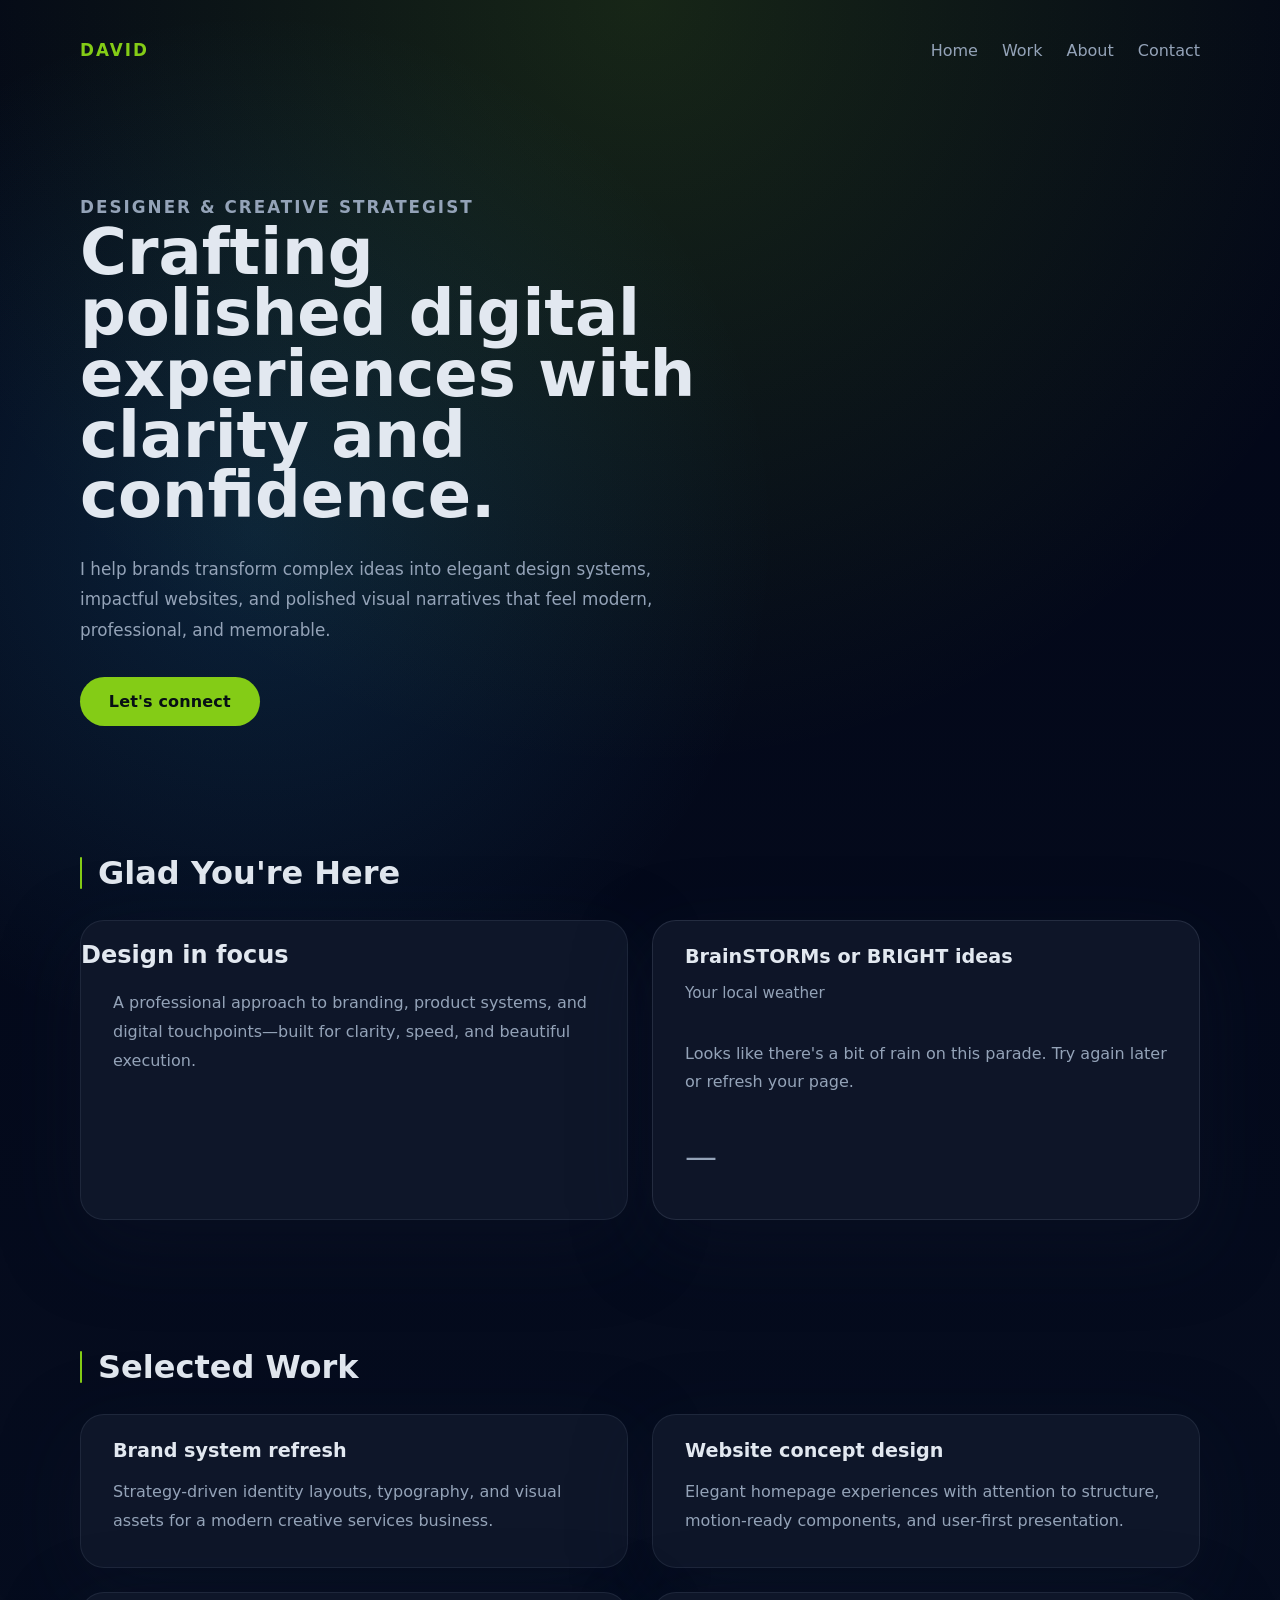
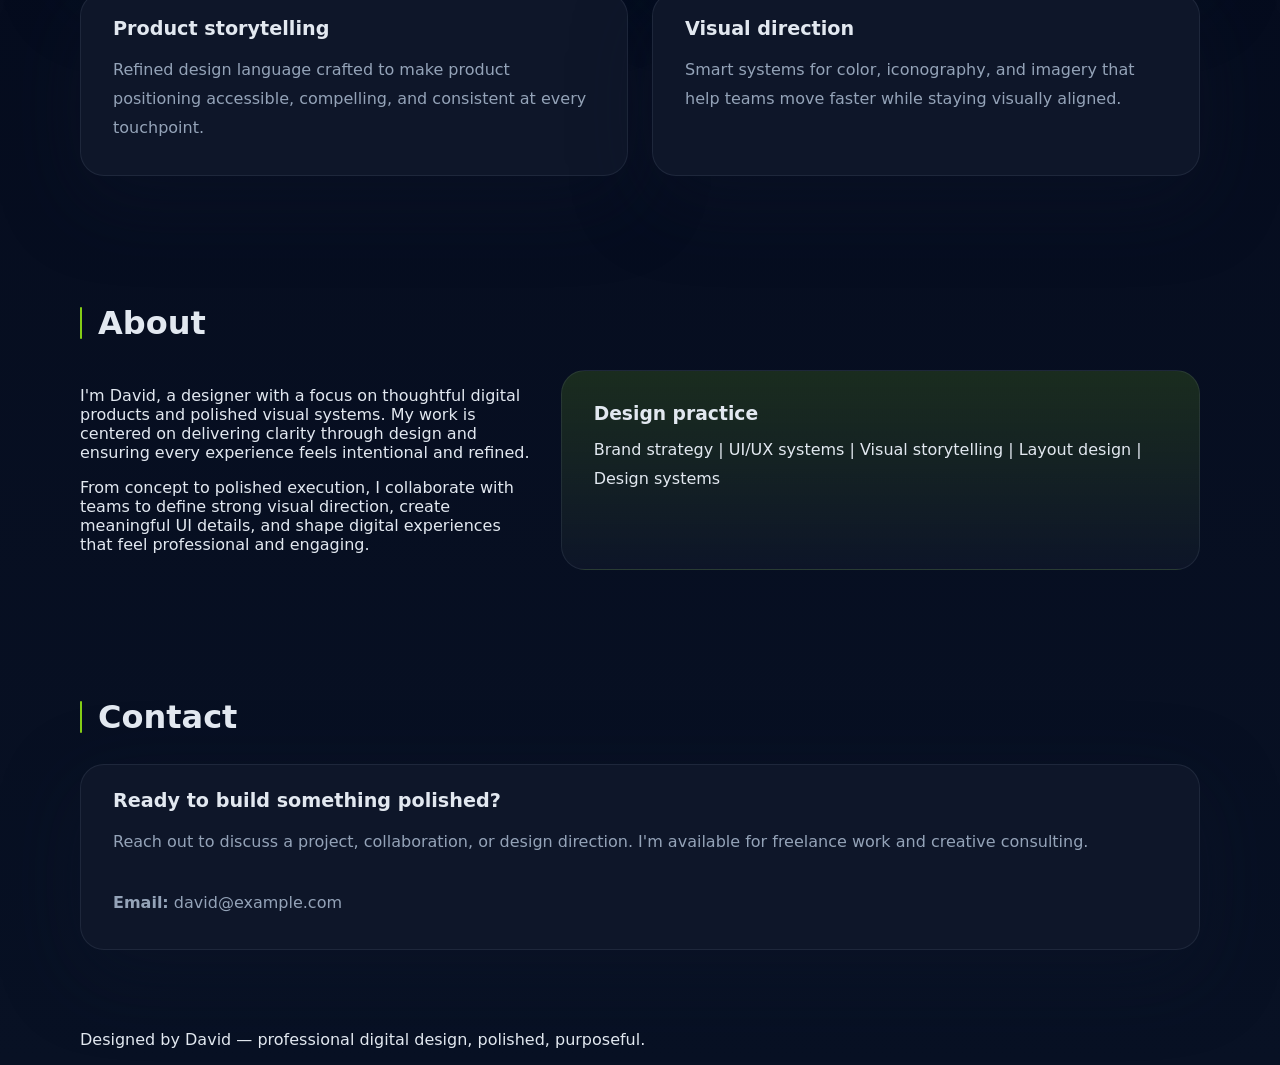
<file: index.html>
<!DOCTYPE html>
<html lang="en">
  <head>
    <meta charset="UTF-8" />
    <meta name="viewport" content="width=device-width, initial-scale=1.0" />
    <title>David | Designer</title>
    <link rel="stylesheet" href="assets/css/styles.css" />
  </head>
  <body>
    <header class="container header">
      <nav class="nav">
        <span class="brand">DAVID</span>
        <div class="nav-links">
          <a href="index.html">Home</a>
          <a href="work.html">Work</a>
          <a href="about.html">About</a>
          <a href="contact.html">Contact</a>
        </div>
      </nav>
    </header>

    <main class="container">
      <section class="hero">
        <div class="hero-copy">
          <p class="brand">Designer & creative strategist</p>
          <h1>Crafting polished digital experiences with clarity and confidence.</h1>
          <p>
            I help brands transform complex ideas into elegant design systems, impactful websites, and polished visual narratives that feel modern, professional, and memorable.
          </p>
          <a class="button-primary" href="#contact">Let's connect</a>
        </div>
      </section>

      <section class="section">
        <div class="section-title">
          <span></span>
          <h2>Glad You're Here</h2>
        </div>
        <div class="cards grid-2">
          <article class="card">
            <h2>Design in focus</h2>
            <p>
              A professional approach to branding, product systems, and digital touchpoints—built for clarity, speed, and beautiful execution.
            </p>
          </article>
          <article class="weather-widget card" aria-live="polite">
            <h3>BrainSTORMs or BRIGHT ideas</h3>
            <p class="weather-subhead">Your local weather</p>
            <p id="weather-status">Checking weather…</p>
            <p class="weather-temp" id="weather-temp">—</p>
          </article>
        </div>
      </section>

      <section id="work" class="section">
        <div class="section-title">
          <span></span>
          <h2>Selected Work</h2>
        </div>
        <div class="cards grid-2">
          <article class="card">
            <h3>Brand system refresh</h3>
            <p>
              Strategy-driven identity layouts, typography, and visual assets for a modern creative services business.
            </p>
          </article>
          <article class="card">
            <h3>Website concept design</h3>
            <p>
              Elegant homepage experiences with attention to structure, motion-ready components, and user-first presentation.
            </p>
          </article>
          <article class="card">
            <h3>Product storytelling</h3>
            <p>
              Refined design language crafted to make product positioning accessible, compelling, and consistent at every touchpoint.
            </p>
          </article>
          <article class="card">
            <h3>Visual direction</h3>
            <p>
              Smart systems for color, iconography, and imagery that help teams move faster while staying visually aligned.
            </p>
          </article>
        </div>
      </section>

      <section id="about" class="section">
        <div class="section-title">
          <span></span>
          <h2>About</h2>
        </div>
        <div class="about-grid">
          <div class="about-copy">
            <p>
              I'm David, a designer with a focus on thoughtful digital products and polished visual systems. My work is centered on delivering clarity through design and ensuring every experience feels intentional and refined.
            </p>
            <p>
              From concept to polished execution, I collaborate with teams to define strong visual direction, create meaningful UI details, and shape digital experiences that feel professional and engaging.
            </p>
          </div>
          <div class="profile-panel">
            <h3>Design practice</h3>
            <p>
              Brand strategy | UI/UX systems | Visual storytelling | Layout design | Design systems
            </p>
          </div>
        </div>
      </section>

      <section id="contact" class="section">
        <div class="section-title">
          <span></span>
          <h2>Contact</h2>
        </div>
        <div class="card">
          <h3>Ready to build something polished?</h3>
          <p>
            Reach out to discuss a project, collaboration, or design direction. I'm available for freelance work and creative consulting.
          </p>
          <p>
            <strong>Email:</strong> david@example.com
          </p>
        </div>
      </section>
    </main>

    <footer class="container">
      <p>Designed by David — professional digital design, polished, purposeful.</p>
    </footer>

    <script src="app.js" defer></script>
  </body>
</html>
</file>
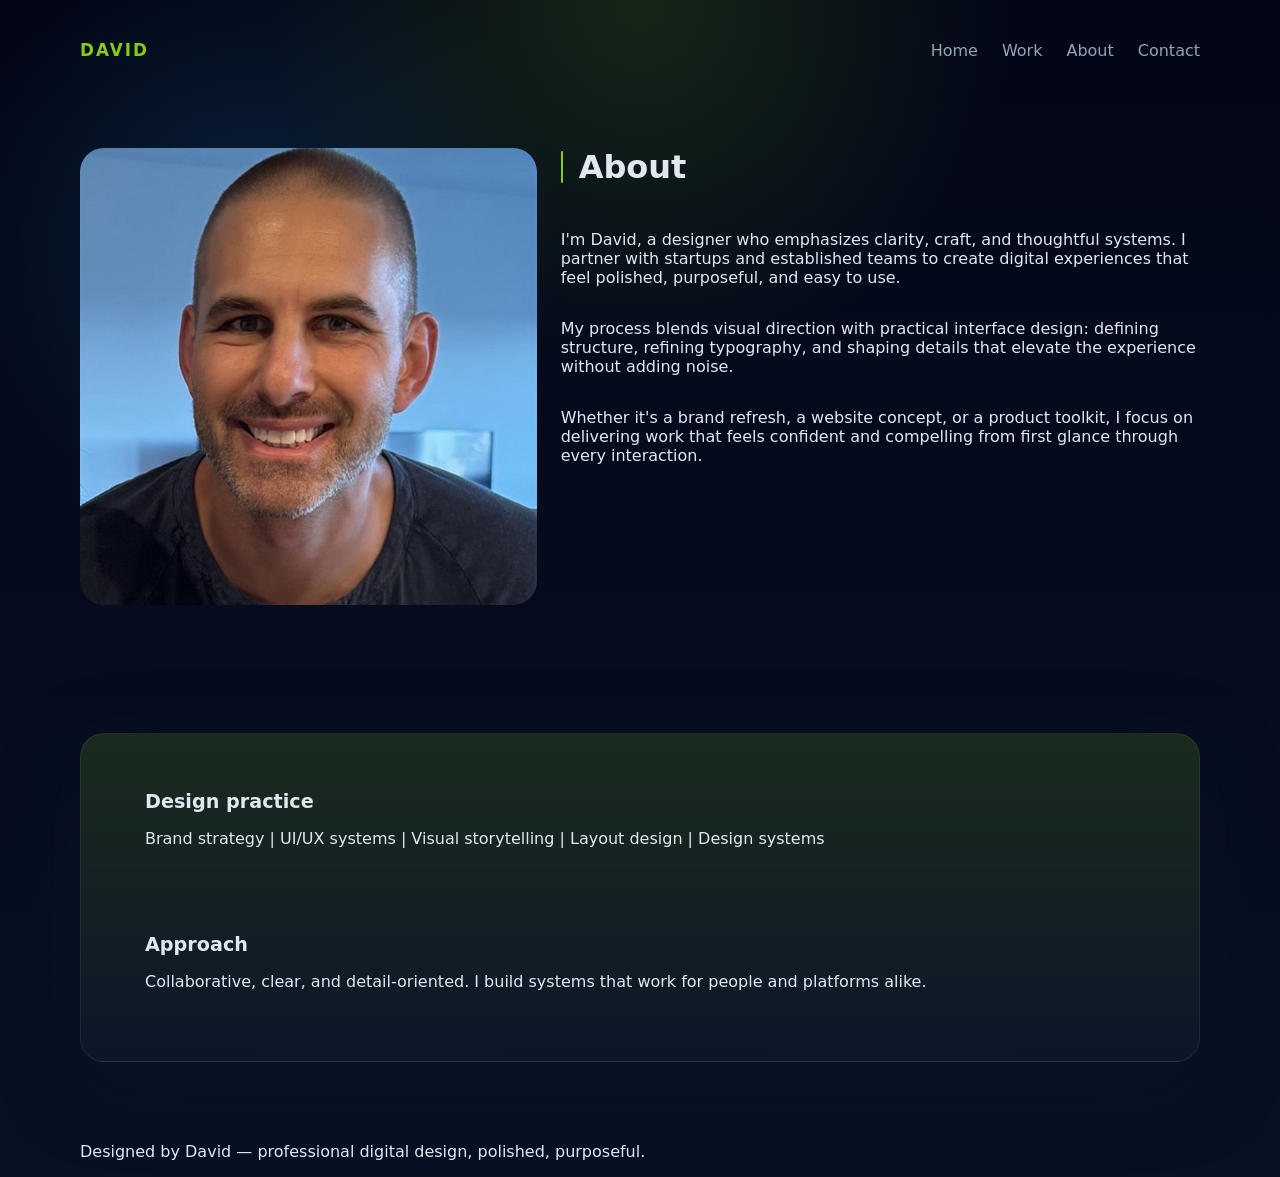
<file: about.html>
<!DOCTYPE html>
<html lang="en">
  <head>
    <meta charset="UTF-8" />
    <meta name="viewport" content="width=device-width, initial-scale=1.0" />
    <title>About | David</title>
    <link rel="stylesheet" href="assets/css/styles.css" />
  </head>
  <body>
    <header class="container header">
      <nav class="nav">
        <span class="brand">DAVID</span>
        <div class="nav-links">
          <a href="index.html">Home</a>
          <a href="work.html">Work</a>
          <a href="about.html">About</a>
          <a href="contact.html">Contact</a>
        </div>
      </nav>
    </header>

    <main class="container">
      <section class="section about-grid">
        <div class="about-image">
          <img src="assets/images/dk.jpg" alt="David Krinn profile picture" />
        </div>
        <div class="about-content">
          <div class="section-title">
            <span></span>
            <h2>About</h2>
          </div>
          <p>
            I'm David, a designer who emphasizes clarity, craft, and thoughtful systems. I partner with startups and established teams to create digital experiences that feel polished, purposeful, and easy to use.
          </p>
          <p>
            My process blends visual direction with practical interface design: defining structure, refining typography, and shaping details that elevate the experience without adding noise.
          </p>
          <p>
            Whether it's a brand refresh, a website concept, or a product toolkit, I focus on delivering work that feels confident and compelling from first glance through every interaction.
          </p>
        </div>
      </section>

      <section class="section">
        <div class="card profile-panel">
          <h3>Design practice</h3>
          <p>
            Brand strategy | UI/UX systems | Visual storytelling | Layout design | Design systems
          </p>
          <h3 style="margin-top: 1.5rem;">Approach</h3>
          <p>
            Collaborative, clear, and detail-oriented. I build systems that work for people and platforms alike.
          </p>
        </div>
      </section>
    </main>

    <footer class="container">
      <p>Designed by David — professional digital design, polished, purposeful.</p>
    </footer>
  </body>
</html>
</file>
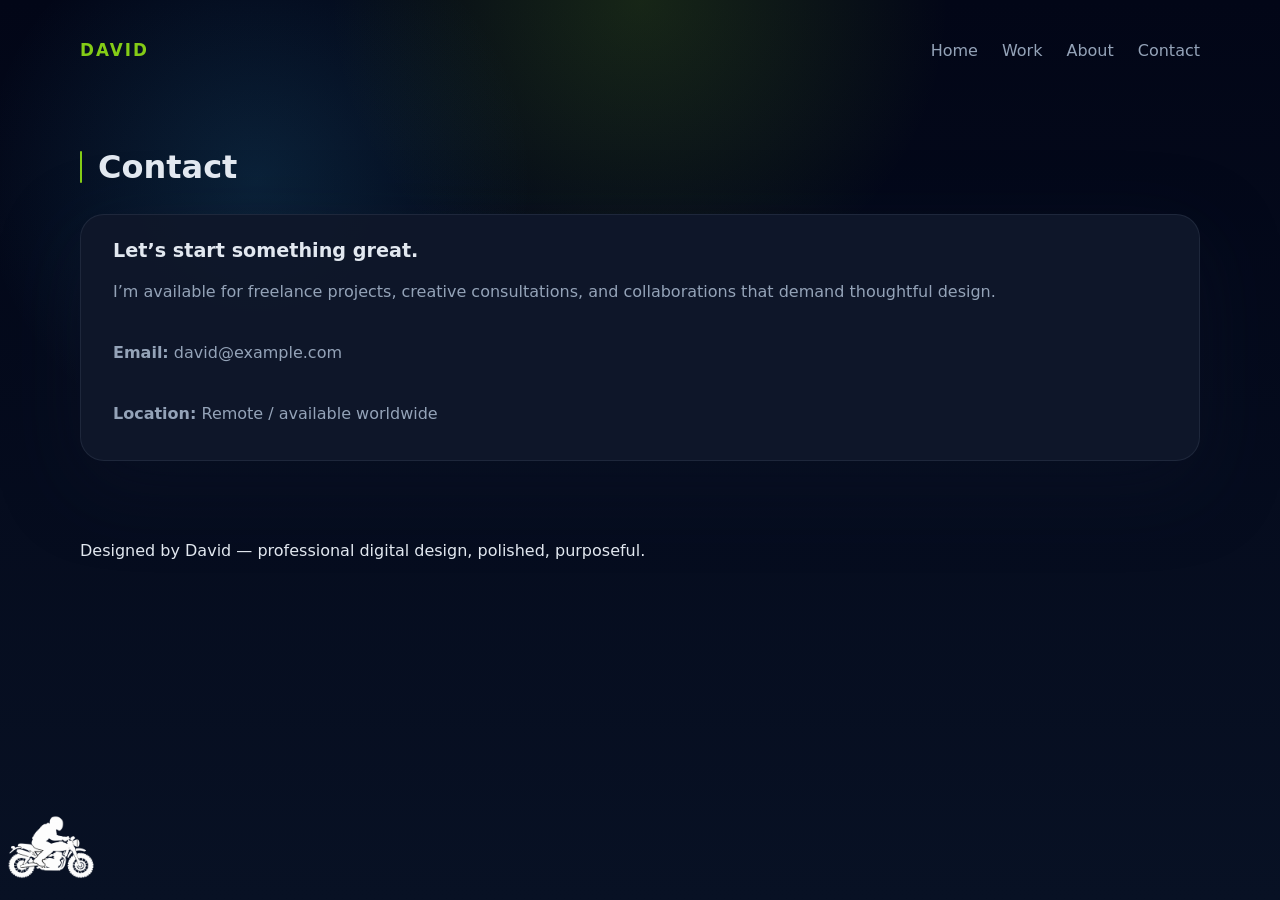
<file: contact.html>
<!DOCTYPE html>
<html lang="en">
  <head>
    <meta charset="UTF-8" />
    <meta name="viewport" content="width=device-width, initial-scale=1.0" />
    <title>Contact | David</title>
    <link rel="stylesheet" href="assets/css/styles.css" />
  </head>
  <body>
    <header class="container header">
      <nav class="nav">
        <span class="brand">DAVID</span>
        <div class="nav-links">
          <a href="index.html">Home</a>
          <a href="work.html">Work</a>
          <a href="about.html">About</a>
          <a href="contact.html">Contact</a>
        </div>
      </nav>
    </header>

    <main class="container">
      <section class="section">
        <div class="section-title">
          <span></span>
          <h2>Contact</h2>
        </div>
        <div class="card">
          <h3>Let’s start something great.</h3>
          <p>
            I’m available for freelance projects, creative consultations, and collaborations that demand thoughtful design.
          </p>
          <p>
            <strong>Email:</strong> david@example.com
          </p>
          <p>
            <strong>Location:</strong> Remote / available worldwide
          </p>
        </div>
      </section>
    </main>

    <footer class="container">
      <p>Designed by David — professional digital design, polished, purposeful.</p>
    </footer>

    <img class="bike-animation" src="assets/images/bike.png" alt="Animated bike" />
  </body>
</html>
</file>
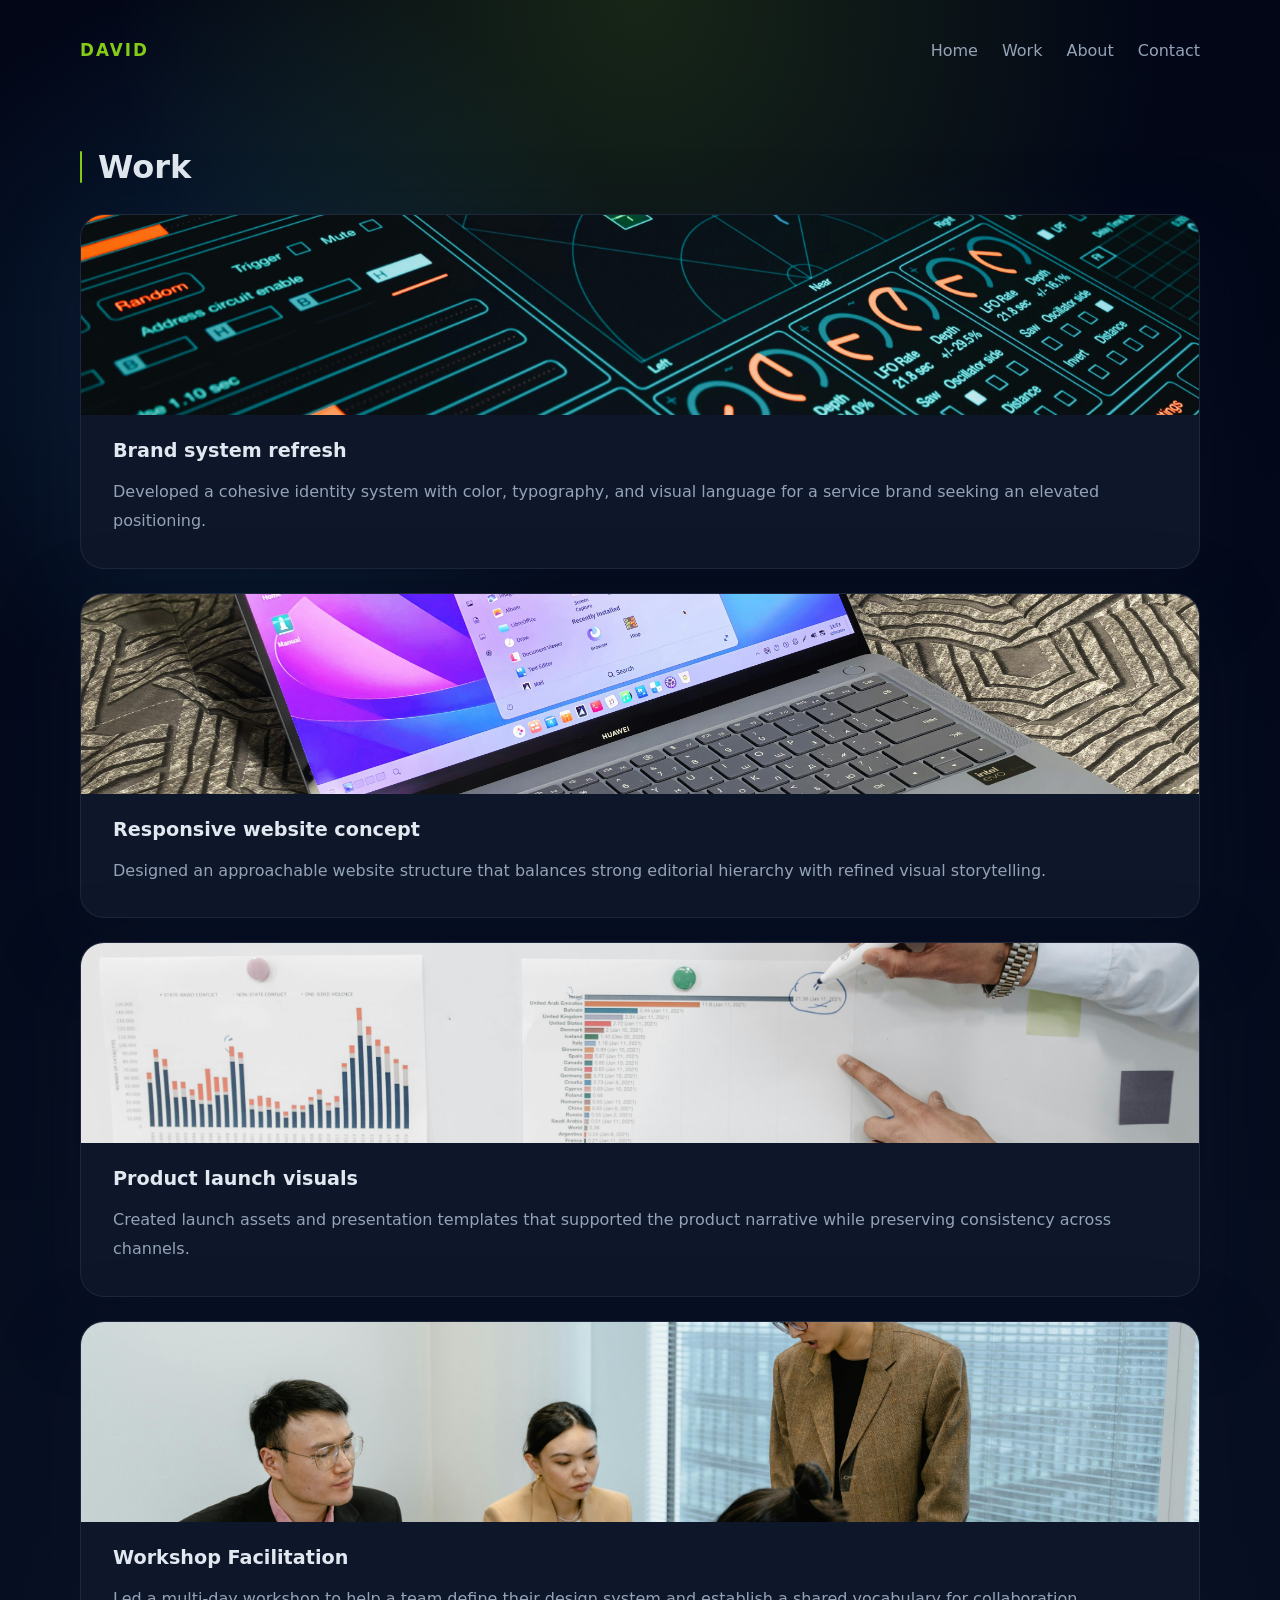
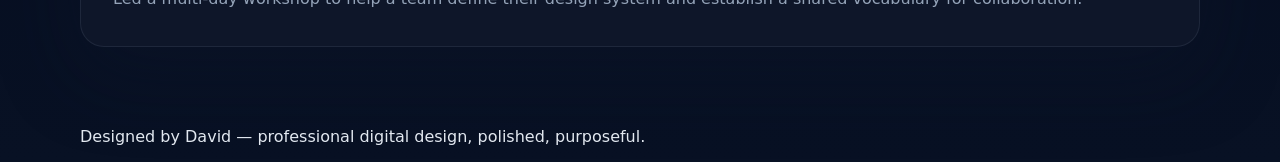
<file: work.html>
<!DOCTYPE html>
<html lang="en">
  <head>
    <meta charset="UTF-8" />
    <meta name="viewport" content="width=device-width, initial-scale=1.0" />
    <title>Work | David</title>
    <link rel="stylesheet" href="assets/css/styles.css" />
  </head>
  <body>
    <header class="container header">
      <nav class="nav">
        <span class="brand">DAVID</span>
        <div class="nav-links">
          <a href="index.html">Home</a>
          <a href="work.html">Work</a>
          <a href="about.html">About</a>
          <a href="contact.html">Contact</a>
        </div>
      </nav>
    </header>

    <main class="container">
      <section class="section">
        <div class="section-title">
          <span></span>
          <h2>Work</h2>
        </div>
        <div class="cards">
          <article class="card">
            <div class="card-image">
              <img src="assets/images/work-01.jpg" alt="Brand system refresh project" />
            </div>
            <h3>Brand system refresh</h3>
            <p>
              Developed a cohesive identity system with color, typography, and visual language for a service brand seeking an elevated positioning.
            </p>
          </article>
          <article class="card">
            <div class="card-image">
              <img src="assets/images/work-02.jpg" alt="Responsive website concept" />
            </div>
            <h3>Responsive website concept</h3>
            <p>
              Designed an approachable website structure that balances strong editorial hierarchy with refined visual storytelling.
            </p>
          </article>
          <article class="card">
            <div class="card-image">
              <img src="assets/images/work-03.jpg" alt="Product launch visuals" />
            </div>
            <h3>Product launch visuals</h3>
            <p>
              Created launch assets and presentation templates that supported the product narrative while preserving consistency across channels.
            </p>
          </article>
          <article class="card">
            <div class="card-image">
              <img src="assets/images/work-04.jpg" alt="Digital brand toolkit" />
            </div>
            <h3>Workshop Facilitation</h3>
            <p>
Led a multi-day workshop to help a team define their design system and establish a shared vocabulary for collaboration.
            </p>
          </article>
        </div>
      </section>
    </main>

    <footer class="container">
      <p>Designed by David — professional digital design, polished, purposeful.</p>
    </footer>
  </body>
</html>
</file>
<file: assets/css/styles.css>
:root {
  --bg: #0f172a;
  --panel: rgba(15, 23, 42, 0.96);
  --text: #e2e8f0;
  --muted: #94a3b8;
  --accent: #84cc16;
  --accent-strong: #d9f99d;
  --shadow: 0 24px 80px rgba(15, 23, 42, 0.35);
  --radius: 24px;
  font-family: Inter, ui-sans-serif, system-ui, -apple-system, BlinkMacSystemFont, "Segoe UI", sans-serif;
}

* {
  box-sizing: border-box;
}

html {
  scroll-behavior: smooth;
}

body {
  margin: 0;
  min-height: 100vh;
  background: radial-gradient(circle at top, rgba(132, 204, 22, 0.16), transparent 28%),
    radial-gradient(circle at 20% 20%, rgba(56, 189, 248, 0.14), transparent 22%),
    linear-gradient(180deg, #020617 0%, #081124 100%);
  color: var(--text);
}

img {
  max-width: 100%;
  display: block;
}

a {
  color: inherit;
  text-decoration: none;
}

.container {
  width: min(1120px, calc(100% - 2rem));
  margin: 0 auto;
}

.header {
  padding: 2.5rem 0 1.5rem;
}

.nav {
  display: flex;
  justify-content: space-between;
  align-items: center;
  gap: 1rem;
}

.brand {
  font-size: 1.05rem;
  letter-spacing: 0.12em;
  text-transform: uppercase;
  color: var(--accent);
  font-weight: 700;
}

.nav-links {
  display: flex;
  align-items: center;
  gap: 1.5rem;
  color: var(--muted);
}

.nav-links a:hover {
  color: var(--text);
}

.hero {
  display: grid;
  gap: 2rem;
  padding: 5rem 0 4rem;
}

.hero-copy {
  max-width: 620px;
}

.hero h1 {
  margin: 0;
  font-size: clamp(3rem, 5vw, 4.5rem);
  line-height: 0.95;
}

.hero p {
  margin: 1.75rem 0 0;
  font-size: 1.05rem;
  line-height: 1.8;
  color: var(--muted);
}

.button-primary {
  display: inline-flex;
  align-items: center;
  justify-content: center;
  margin-top: 2rem;
  padding: 0.95rem 1.8rem;
  border-radius: 999px;
  background: var(--accent);
  color: #071014;
  font-weight: 700;
  letter-spacing: 0.01em;
  transition: transform 0.25s ease, box-shadow 0.25s ease;
}

.button-primary:hover {
  transform: translateY(-2px);
  box-shadow: 0 18px 45px rgba(132, 204, 22, 0.24);
}

.hero-panel {
  display: grid;
  grid-template-columns: repeat(2, minmax(0, 1fr));
  gap: 40px;
  align-items: start;
}

.hero-panel .card {
  display: flex;
  flex-direction: column;
  height: 100%;
}

.hero-panel h2 {
  margin: 0 0 1rem;
  font-size: 1.2rem;
}

@media (max-width: 860px) {
  .hero-panel {
    grid-template-columns: 1fr;
  }
}

.hero-panel p {
  margin: 0;
  color: var(--text);
  line-height: 1.75;
}

.section {
  padding: 4rem 0;
}

.section-title {
  display: flex;
  align-items: center;
  gap: 1rem;
  margin-bottom: 1.75rem;
}

.section-title span {
  display: inline-flex;
  width: 2px;
  height: 2rem;
  background: var(--accent);
  border-radius: 999px;
}

.section-title h2 {
  margin: 0;
  font-size: 2rem;
}

.cards {
  display: grid;
  gap: 1.5rem;
}

.card {
  padding: 0;
  background: var(--panel);
  border: 1px solid rgba(148, 163, 184, 0.12);
  border-radius: var(--radius);
  box-shadow: var(--shadow);
  overflow: hidden;
  display: flex;
  flex-direction: column;
}

.card-image {
  width: 100%;
  height: 200px;
  overflow: hidden;
  background: rgba(148, 163, 184, 0.1);
}

.card-image img {
  width: 100%;
  height: 100%;
  object-fit: cover;
}

.card h3 {
  margin: 0 0 1rem;
  font-size: 1.2rem;
  padding: 1.5rem 2rem 0;
}

.card p {
  margin: 0;
  padding: 0 2rem 2rem;
  color: var(--muted);
  line-height: 1.8;
  flex-grow: 1;
}

.weather-widget {
  background: rgba(15, 23, 42, 0.95);
  border: 1px solid rgba(148, 163, 184, 0.16);
}

.weather-widget h3 {
  margin: 0 0 0.75rem;
}

.weather-subhead {
  margin: 0.5rem 0 1rem;
  color: var(--muted);
  font-size: 0.95rem;
  line-height: 1.6;
}

.weather-temp {
  margin: 1rem 0 0;
  font-size: 2rem;
  letter-spacing: -0.04em;
  color: var(--text);
}

.grid-2 {
  display: grid;
  gap: 1.5rem;
  grid-template-columns: repeat(2, minmax(0, 1fr));
}

.about-grid {
  display: grid;
  gap: 1.5rem;
  grid-template-columns: 1fr 1.4fr;
}

.about-image {
  flex-shrink: 0;
}

.about-image img {
  width: 100%;
  height: auto;
  aspect-ratio: 1;
  border-radius: var(--radius);
  object-fit: cover;
}

.about-content {
  display: flex;
  flex-direction: column;
  justify-content: flex-start;
}

.about-copy p {
  margin-top: 1rem;
}

.profile-panel {
  padding: 2rem;
  background: linear-gradient(180deg, rgba(132, 204, 22, 0.16), rgba(15, 23, 42, 0.82));
  border-radius: var(--radius);
  border: 1px solid rgba(148, 163, 184, 0.12);
}

.profile-panel h3,
.profile-panel p {
  margin: 0;
}

.profile-panel h3 {
  margin-bottom: 0.75rem;
}

.profile-panel p {
  color: var(--text);
  line-height: 1.8;
}

@keyframes bikeCross {
  from {
    left: -100px;
  }
  to {
    left: 100vw;
  }
}

.bike-animation {
  position: fixed;
  bottom: 0;
  left: 0;
  height: auto;
  width: 100px;
  animation: bikeCross 2s linear infinite;
  pointer-events: none;
  z-index: 10;
}


@keyframes bikeCross {
  from {
    left: -100px;
  }
  to {
    left: 100vw;
  }
}

.bike-animation {
  position: fixed;
  bottom: 0;
  left: 0;
  height: auto;
  width: 100px;
  animation: bikeCross 2s linear infinite;
  pointer-events: none;
  z-index: 10;
}

@media (max-width: 860px) {
  .hero,
  .about-grid,
  .grid-2 {
    grid-template-columns: 1fr;
  }
}

@media (max-width: 640px) {
  .nav {
    flex-wrap: wrap;
    justify-content: center;
  }

  .nav-links {
    justify-content: center;
    flex-wrap: wrap;
  }

  .hero {
    padding-top: 3rem;
  }
}
</file>
